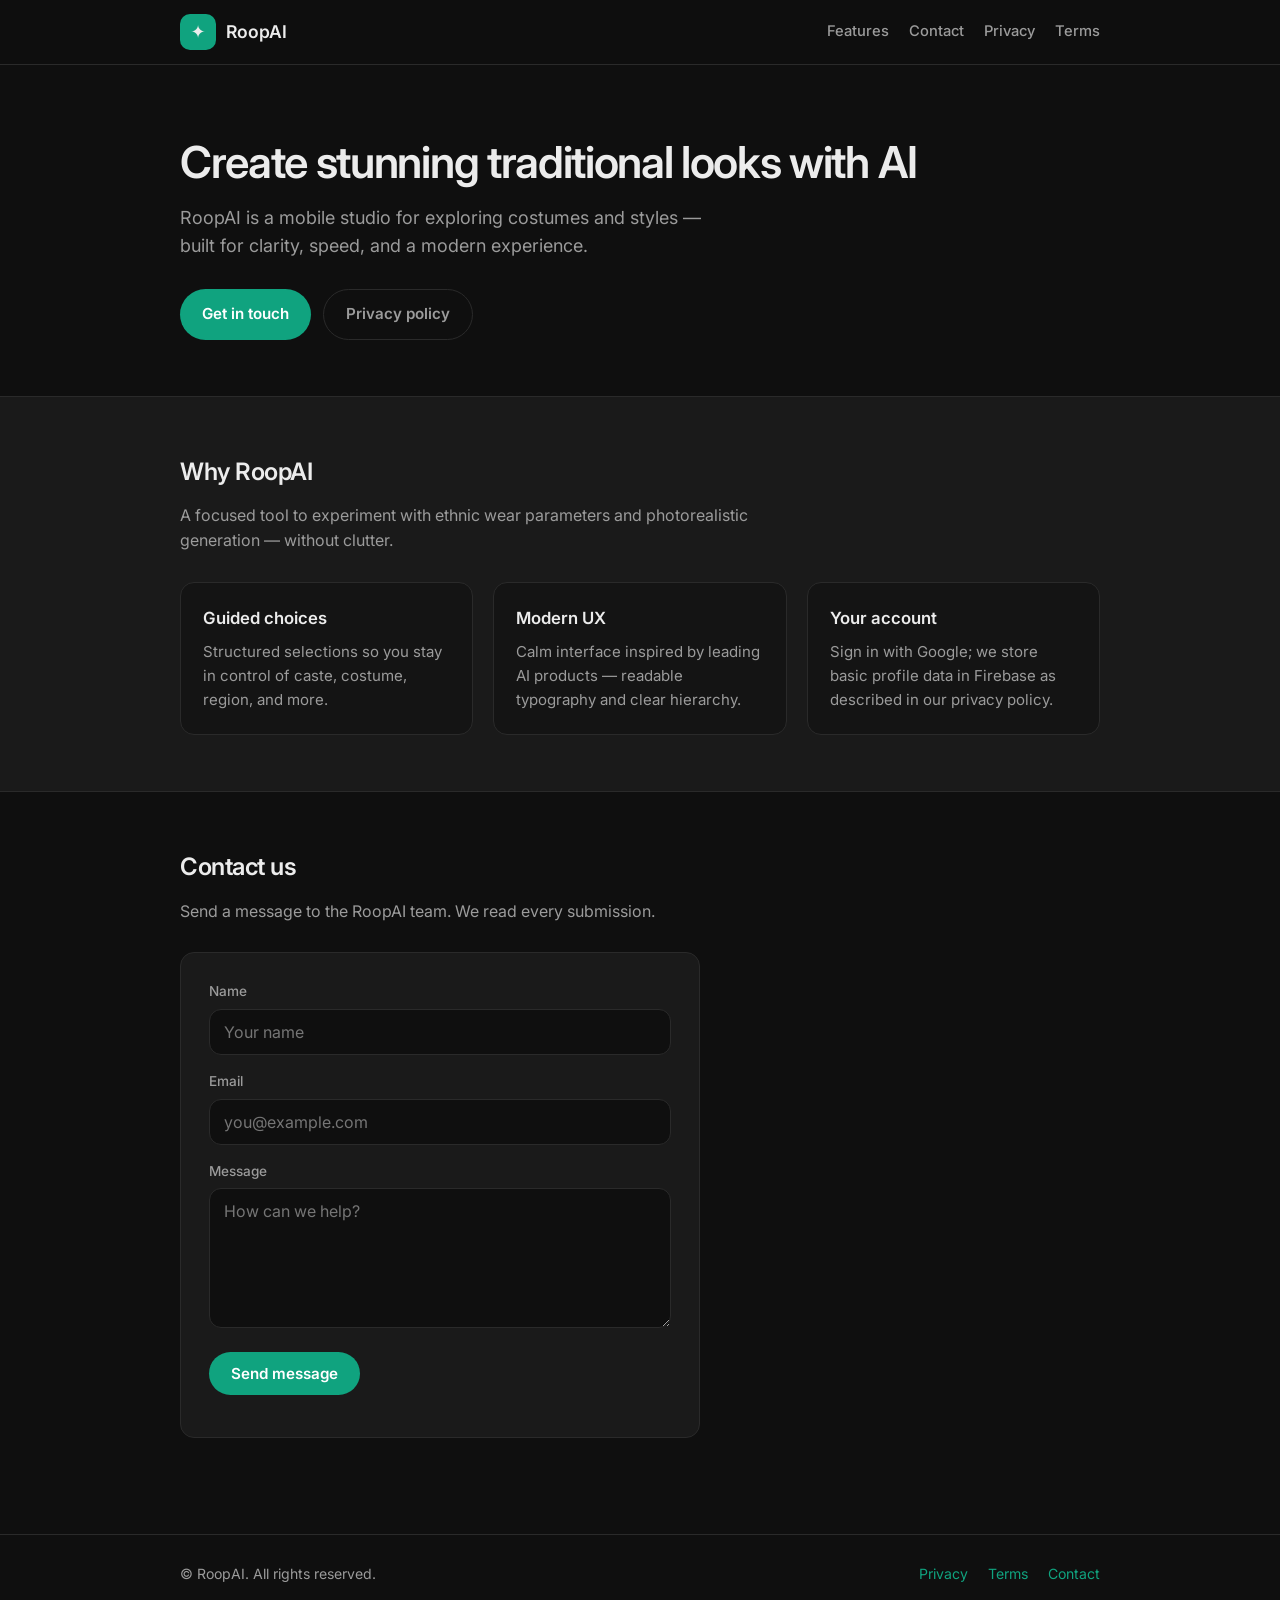
<file: index.html>
<!DOCTYPE html>
<html lang="en">
  <head>
    <meta charset="UTF-8" />
    <meta name="viewport" content="width=device-width, initial-scale=1.0" />
    <title>RoopAI — AI costume studio</title>
    <meta
      name="description"
      content="RoopAI helps you create photorealistic traditional looks with AI."
    />
    <link rel="preconnect" href="https://fonts.googleapis.com" />
    <link rel="preconnect" href="https://fonts.gstatic.com" crossorigin />
    <link
      href="https://fonts.googleapis.com/css2?family=Inter:wght@400;500;600;700&display=swap"
      rel="stylesheet"
    />

    <link rel="stylesheet" href="css/styles.css" />
  </head>
  <body>
    <header class="site-header">
      <div class="container header-inner">
        <a class="logo" href="index.html">
          <span class="logo-mark" aria-hidden="true">✦</span>
          RoopAI
        </a>
        <button
          type="button"
          class="nav-toggle"
          aria-expanded="false"
          aria-controls="site-nav"
        >
          Menu
        </button>
        <nav id="site-nav" class="nav" aria-label="Primary">
          <a href="#features">Features</a>
          <a href="#contact">Contact</a>
          <a href="privacy.html">Privacy</a>
          <a href="terms.html">Terms</a>
        </nav>
      </div>
    </header>

    <main>
      <section class="hero">
        <div class="container">
          <h1>Create stunning traditional looks with AI</h1>
          <p class="lead">
            RoopAI is a mobile studio for exploring costumes and styles — built
            for clarity, speed, and a modern experience.
          </p>
          <div style="display: flex; flex-wrap: wrap; gap: 12px">
            <a class="btn btn-primary" href="#contact">Get in touch</a>
            <a class="btn btn-ghost" href="privacy.html">Privacy policy</a>
          </div>
        </div>
      </section>

      <section class="alt" id="features">
        <div class="container">
          <h2>Why RoopAI</h2>
          <p class="section-desc">
            A focused tool to experiment with ethnic wear parameters and
            photorealistic generation — without clutter.
          </p>
          <div class="grid-3">
            <article class="card">
              <h3>Guided choices</h3>
              <p>
                Structured selections so you stay in control of caste, costume,
                region, and more.
              </p>
            </article>
            <article class="card">
              <h3>Modern UX</h3>
              <p>
                Calm interface inspired by leading AI products — readable
                typography and clear hierarchy.
              </p>
            </article>
            <article class="card">
              <h3>Your account</h3>
              <p>
                Sign in with Google; we store basic profile data in Firebase as
                described in our privacy policy.
              </p>
            </article>
          </div>
        </div>
      </section>

      <section id="contact">
        <div class="container">
          <h2>Contact us</h2>
          <p class="section-desc">
            Send a message to the RoopAI team. We read every submission.
          </p>
          <div class="form-card">
            <form
              id="contact-form"
              action="https://api.web3forms.com/submit"
              method="POST"
            >
              <input
                type="hidden"
                name="access_key"
                value="5ec0d15b-27c9-4bcb-9335-219c6ae4d3fd"
              />
              <input type="hidden" name="subject" value="RoopAI website message" />
              <input type="checkbox" name="botcheck" class="hidden" style="display:none" tabindex="-1" autocomplete="off" />

              <label for="name">Name</label>
              <input id="name" name="name" type="text" required placeholder="Your name" />

              <label for="email">Email</label>
              <input
                id="email"
                name="email"
                type="email"
                required
                placeholder="you@example.com"
              />

              <label for="message">Message</label>
              <textarea
                id="message"
                name="message"
                required
                placeholder="How can we help?"
              ></textarea>

              <button type="submit" class="btn btn-primary">Send message</button>
              <p id="form-status" class="form-status" role="status"></p>
            </form>
          </div>
        </div>
      </section>
    </main>

    <footer class="site-footer">
      <div class="container footer-inner">
        <span>© RoopAI. All rights reserved.</span>
        <div class="footer-links">
          <a href="privacy.html">Privacy</a>
          <a href="terms.html">Terms</a>
          <a href="index.html#contact">Contact</a>
        </div>
      </div>
    </footer>

    <script src="js/main.js"></script>
  </body>
</html>
</file>
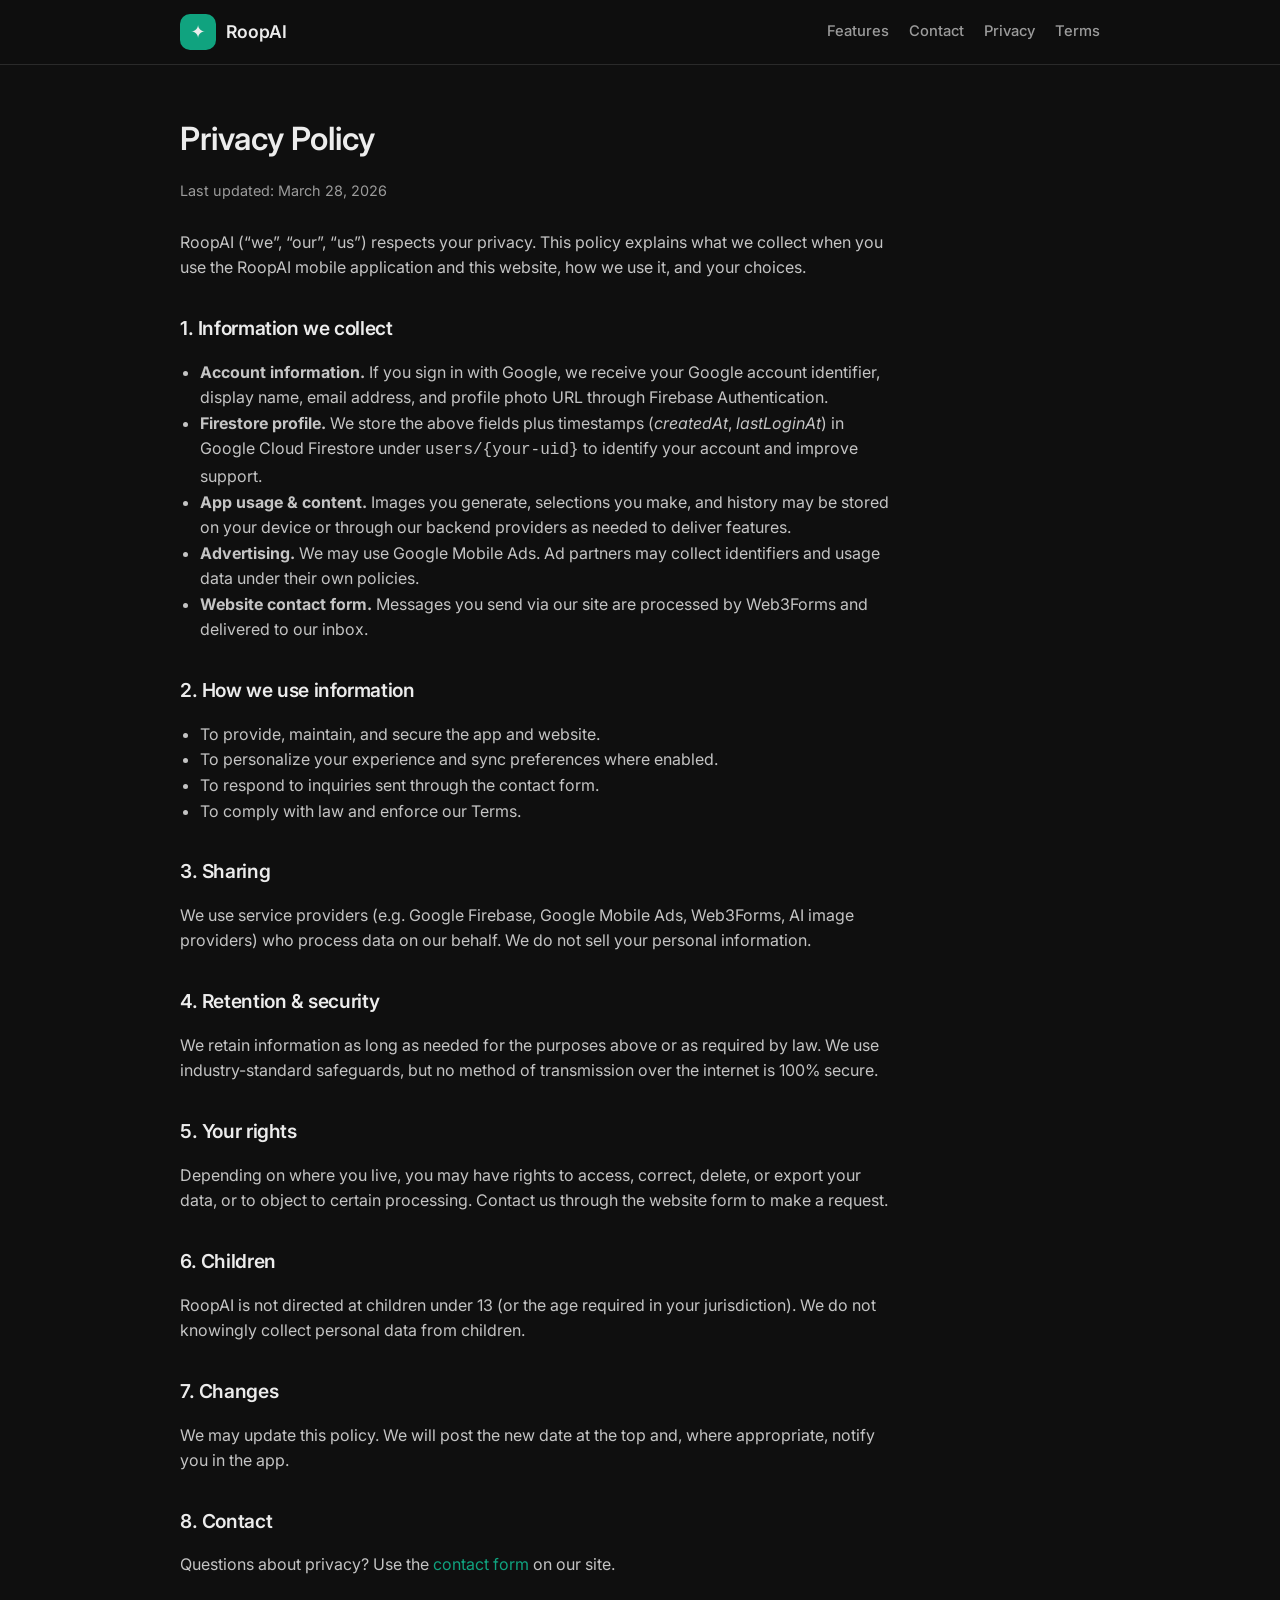
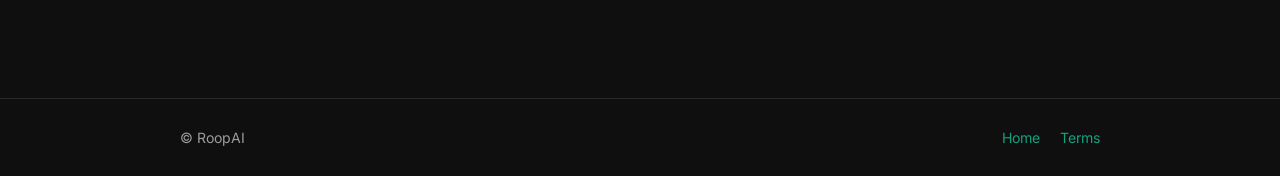
<file: privacy.html>
<!DOCTYPE html>
<html lang="en">
  <head>
    <meta charset="UTF-8" />
    <meta name="viewport" content="width=device-width, initial-scale=1.0" />
    <title>Privacy Policy — RoopAI</title>
    <link rel="preconnect" href="https://fonts.googleapis.com" />
    <link rel="preconnect" href="https://fonts.gstatic.com" crossorigin />
    <link
      href="https://fonts.googleapis.com/css2?family=Inter:wght@400;500;600;700&display=swap"
      rel="stylesheet"
    />
    <link rel="stylesheet" href="css/styles.css" />
  </head>
  <body>
    <header class="site-header">
      <div class="container header-inner">
        <a class="logo" href="index.html">
          <span class="logo-mark" aria-hidden="true">✦</span>
          RoopAI
        </a>
        <button
          type="button"
          class="nav-toggle"
          aria-expanded="false"
          aria-controls="site-nav"
        >
          Menu
        </button>
        <nav id="site-nav" class="nav" aria-label="Primary">
          <a href="index.html#features">Features</a>
          <a href="index.html#contact">Contact</a>
          <a href="privacy.html">Privacy</a>
          <a href="terms.html">Terms</a>
        </nav>
      </div>
    </header>

    <main class="container" style="padding: 48px 0 64px">
      <article class="prose">
        <h1>Privacy Policy</h1>
        <p class="updated">Last updated: March 28, 2026</p>

        <p>
          RoopAI (“we”, “our”, “us”) respects your privacy. This policy explains
          what we collect when you use the RoopAI mobile application and this
          website, how we use it, and your choices.
        </p>

        <h2>1. Information we collect</h2>
        <ul>
          <li>
            <strong>Account information.</strong> If you sign in with Google,
            we receive your Google account identifier, display name, email
            address, and profile photo URL through Firebase Authentication.
          </li>
          <li>
            <strong>Firestore profile.</strong> We store the above fields plus
            timestamps (<em>createdAt</em>, <em>lastLoginAt</em>) in Google
            Cloud Firestore under <code>users/{your-uid}</code> to identify your
            account and improve support.
          </li>
          <li>
            <strong>App usage &amp; content.</strong> Images you generate,
            selections you make, and history may be stored on your device or
            through our backend providers as needed to deliver features.
          </li>
          <li>
            <strong>Advertising.</strong> We may use Google Mobile Ads. Ad
            partners may collect identifiers and usage data under their own
            policies.
          </li>
          <li>
            <strong>Website contact form.</strong> Messages you send via our
            site are processed by Web3Forms and delivered to our inbox.
          </li>
        </ul>

        <h2>2. How we use information</h2>
        <ul>
          <li>To provide, maintain, and secure the app and website.</li>
          <li>To personalize your experience and sync preferences where enabled.</li>
          <li>To respond to inquiries sent through the contact form.</li>
          <li>To comply with law and enforce our Terms.</li>
        </ul>

        <h2>3. Sharing</h2>
        <p>
          We use service providers (e.g. Google Firebase, Google Mobile Ads,
          Web3Forms, AI image providers) who process data on our behalf. We do not
          sell your personal information.
        </p>

        <h2>4. Retention &amp; security</h2>
        <p>
          We retain information as long as needed for the purposes above or as
          required by law. We use industry-standard safeguards, but no method of
          transmission over the internet is 100% secure.
        </p>

        <h2>5. Your rights</h2>
        <p>
          Depending on where you live, you may have rights to access, correct,
          delete, or export your data, or to object to certain processing. Contact
          us through the website form to make a request.
        </p>

        <h2>6. Children</h2>
        <p>
          RoopAI is not directed at children under 13 (or the age required in your
          jurisdiction). We do not knowingly collect personal data from children.
        </p>

        <h2>7. Changes</h2>
        <p>
          We may update this policy. We will post the new date at the top and,
          where appropriate, notify you in the app.
        </p>

        <h2>8. Contact</h2>
        <p>
          Questions about privacy? Use the
          <a href="index.html#contact">contact form</a> on our site.
        </p>
      </article>
    </main>

    <footer class="site-footer">
      <div class="container footer-inner">
        <span>© RoopAI</span>
        <div class="footer-links">
          <a href="index.html">Home</a>
          <a href="terms.html">Terms</a>
        </div>
      </div>
    </footer>

    <script src="js/main.js"></script>
  </body>
</html>
</file>
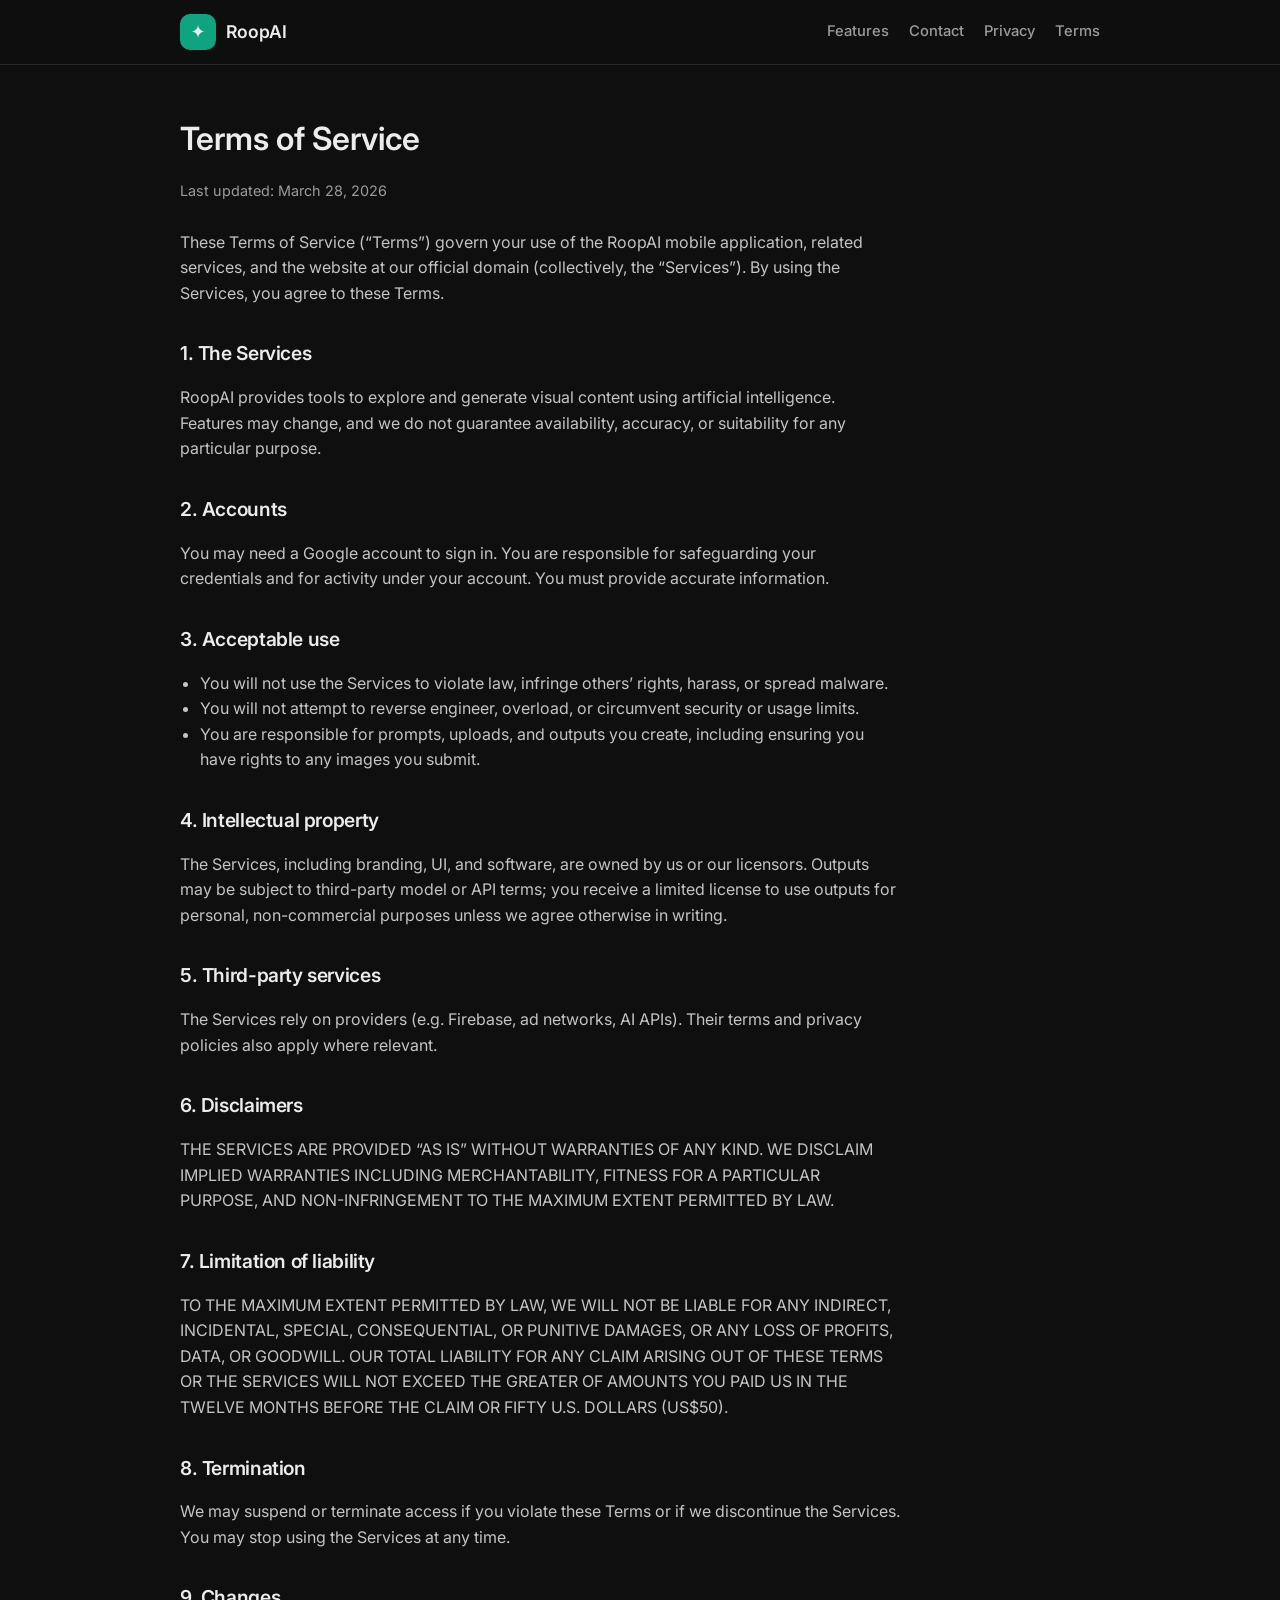
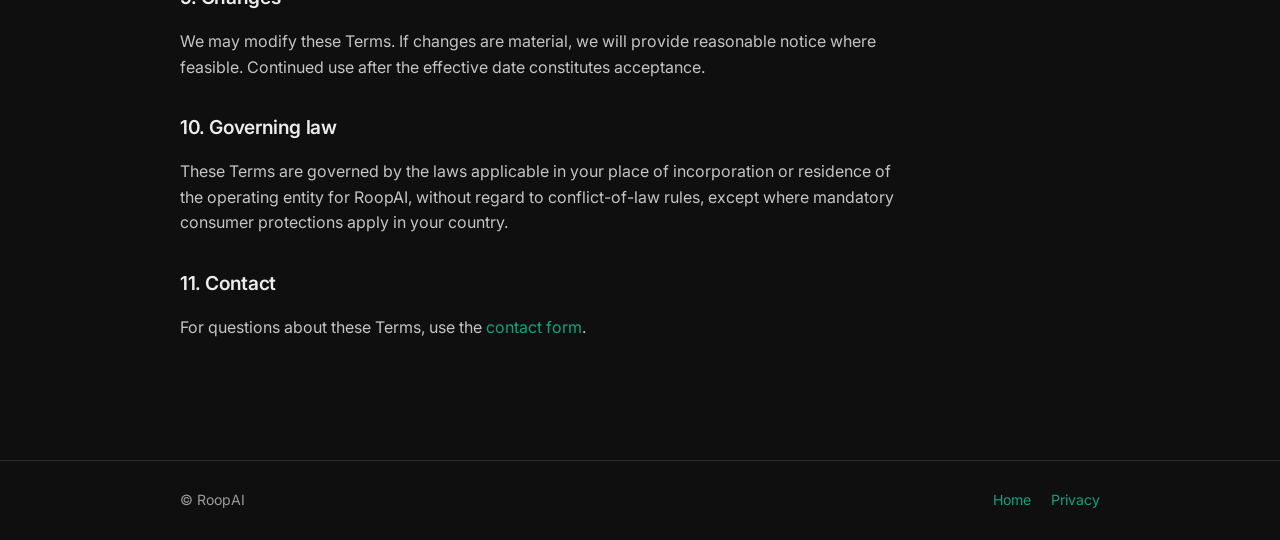
<file: terms.html>
<!DOCTYPE html>
<html lang="en">
  <head>
    <meta charset="UTF-8" />
    <meta name="viewport" content="width=device-width, initial-scale=1.0" />
    <title>Terms of Service — RoopAI</title>
    <link rel="preconnect" href="https://fonts.googleapis.com" />
    <link rel="preconnect" href="https://fonts.gstatic.com" crossorigin />
    <link
      href="https://fonts.googleapis.com/css2?family=Inter:wght@400;500;600;700&display=swap"
      rel="stylesheet"
    />
    <link rel="stylesheet" href="css/styles.css" />
  </head>
  <body>
    <header class="site-header">
      <div class="container header-inner">
        <a class="logo" href="index.html">
          <span class="logo-mark" aria-hidden="true">✦</span>
          RoopAI
        </a>
        <button
          type="button"
          class="nav-toggle"
          aria-expanded="false"
          aria-controls="site-nav"
        >
          Menu
        </button>
        <nav id="site-nav" class="nav" aria-label="Primary">
          <a href="index.html#features">Features</a>
          <a href="index.html#contact">Contact</a>
          <a href="privacy.html">Privacy</a>
          <a href="terms.html">Terms</a>
        </nav>
      </div>
    </header>

    <main class="container" style="padding: 48px 0 64px">
      <article class="prose">
        <h1>Terms of Service</h1>
        <p class="updated">Last updated: March 28, 2026</p>

        <p>
          These Terms of Service (“Terms”) govern your use of the RoopAI mobile
          application, related services, and the website at our official
          domain (collectively, the “Services”). By using the Services, you
          agree to these Terms.
        </p>

        <h2>1. The Services</h2>
        <p>
          RoopAI provides tools to explore and generate visual content using
          artificial intelligence. Features may change, and we do not guarantee
          availability, accuracy, or suitability for any particular purpose.
        </p>

        <h2>2. Accounts</h2>
        <p>
          You may need a Google account to sign in. You are responsible for
          safeguarding your credentials and for activity under your account. You
          must provide accurate information.
        </p>

        <h2>3. Acceptable use</h2>
        <ul>
          <li>
            You will not use the Services to violate law, infringe others’
            rights, harass, or spread malware.
          </li>
          <li>
            You will not attempt to reverse engineer, overload, or circumvent
            security or usage limits.
          </li>
          <li>
            You are responsible for prompts, uploads, and outputs you create,
            including ensuring you have rights to any images you submit.
          </li>
        </ul>

        <h2>4. Intellectual property</h2>
        <p>
          The Services, including branding, UI, and software, are owned by us
          or our licensors. Outputs may be subject to third-party model or API
          terms; you receive a limited license to use outputs for personal,
          non-commercial purposes unless we agree otherwise in writing.
        </p>

        <h2>5. Third-party services</h2>
        <p>
          The Services rely on providers (e.g. Firebase, ad networks, AI APIs).
          Their terms and privacy policies also apply where relevant.
        </p>

        <h2>6. Disclaimers</h2>
        <p>
          THE SERVICES ARE PROVIDED “AS IS” WITHOUT WARRANTIES OF ANY KIND. WE
          DISCLAIM IMPLIED WARRANTIES INCLUDING MERCHANTABILITY, FITNESS FOR A
          PARTICULAR PURPOSE, AND NON-INFRINGEMENT TO THE MAXIMUM EXTENT
          PERMITTED BY LAW.
        </p>

        <h2>7. Limitation of liability</h2>
        <p>
          TO THE MAXIMUM EXTENT PERMITTED BY LAW, WE WILL NOT BE LIABLE FOR ANY
          INDIRECT, INCIDENTAL, SPECIAL, CONSEQUENTIAL, OR PUNITIVE DAMAGES, OR
          ANY LOSS OF PROFITS, DATA, OR GOODWILL. OUR TOTAL LIABILITY FOR ANY
          CLAIM ARISING OUT OF THESE TERMS OR THE SERVICES WILL NOT EXCEED THE
          GREATER OF AMOUNTS YOU PAID US IN THE TWELVE MONTHS BEFORE THE CLAIM
          OR FIFTY U.S. DOLLARS (US$50).
        </p>

        <h2>8. Termination</h2>
        <p>
          We may suspend or terminate access if you violate these Terms or if
          we discontinue the Services. You may stop using the Services at any
          time.
        </p>

        <h2>9. Changes</h2>
        <p>
          We may modify these Terms. If changes are material, we will provide
          reasonable notice where feasible. Continued use after the effective
          date constitutes acceptance.
        </p>

        <h2>10. Governing law</h2>
        <p>
          These Terms are governed by the laws applicable in your place of
          incorporation or residence of the operating entity for RoopAI,
          without regard to conflict-of-law rules, except where mandatory
          consumer protections apply in your country.
        </p>

        <h2>11. Contact</h2>
        <p>
          For questions about these Terms, use the
          <a href="index.html#contact">contact form</a>.
        </p>
      </article>
    </main>

    <footer class="site-footer">
      <div class="container footer-inner">
        <span>© RoopAI</span>
        <div class="footer-links">
          <a href="index.html">Home</a>
          <a href="privacy.html">Privacy</a>
        </div>
      </div>
    </footer>

    <script src="js/main.js"></script>
  </body>
</html>
</file>
<file: css/styles.css>
:root {
    --bg: #0f0f0f;
    --surface: #1a1a1a;
    --border: #2a2a2a;
    --text: #ececec;
    --muted: #9b9b9b;
    --accent: #10a37f;
    --accent-hover: #0d8f6e;
    --radius: 14px;
    --font: "Inter", system-ui, -apple-system, sans-serif;
    --max: 920px;
  }
  
  *,
  *::before,
  *::after {
    box-sizing: border-box;
  }
  
  html {
    scroll-behavior: smooth;
  }
  
  body {
    margin: 0;
    font-family: var(--font);
    background: var(--bg);
    color: var(--text);
    line-height: 1.6;
    font-size: 16px;
    -webkit-font-smoothing: antialiased;
  }
  
  a {
    color: var(--accent);
    text-decoration: none;
  }
  
  a:hover {
    text-decoration: underline;
  }
  
  img {
    max-width: 100%;
    height: auto;
  }
  
  .container {
    width: min(100% - 40px, var(--max));
    margin-inline: auto;
  }
  
  /* Header */
  
  .site-header {
    position: sticky;
    top: 0;
    z-index: 40;
    background: rgba(15, 15, 15, 0.9);
    backdrop-filter: blur(12px);
    border-bottom: 1px solid var(--border);
  }
  
  .header-inner {
    display: flex;
    align-items: center;
    justify-content: space-between;
    padding: 14px 0;
    gap: 20px;
  }
  
  .logo {
    display: flex;
    align-items: center;
    gap: 10px;
    font-weight: 600;
    font-size: 1.1rem;
    color: var(--text);
    text-decoration: none;
  }
  
  .logo:hover {
    text-decoration: none;
    opacity: 0.9;
  }
  
  .logo-mark {
    width: 36px;
    height: 36px;
    border-radius: 10px;
    background: var(--accent);
    display: grid;
    place-items: center;
    font-size: 18px;
  }
  
  .nav {
    display: flex;
    flex-wrap: wrap;
    align-items: center;
    gap: 8px 20px;
  }
  
  .nav a {
    color: var(--muted);
    font-size: 0.92rem;
    font-weight: 500;
  }
  
  .nav a:hover {
    color: var(--text);
    text-decoration: none;
  }
  
  .nav-toggle {
    display: none;
    background: var(--surface);
    border: 1px solid var(--border);
    color: var(--text);
    border-radius: 10px;
    padding: 10px 14px;
    cursor: pointer;
    font-family: inherit;
  }
  
  @media (max-width: 720px) {
    .nav-toggle {
      display: block;
    }
  
    .nav {
      display: none;
      width: 100%;
      flex-direction: column;
      align-items: flex-start;
      padding: 12px 0 4px;
      border-top: 1px solid var(--border);
      margin-top: 8px;
    }
  
    .nav.is-open {
      display: flex;
    }
  }
  
  /* Hero */
  
  .hero {
    padding: 72px 0 56px;
  }
  
  .hero h1 {
    font-size: clamp(2rem, 5vw, 2.75rem);
    font-weight: 600;
    letter-spacing: -0.03em;
    line-height: 1.15;
    margin: 0 0 16px;
  }
  
  .hero p.lead {
    font-size: 1.125rem;
    color: var(--muted);
    max-width: 560px;
    margin: 0 0 28px;
  }
  
  .btn {
    display: inline-flex;
    align-items: center;
    gap: 8px;
    padding: 12px 22px;
    border-radius: 999px;
    font-weight: 600;
    font-size: 0.95rem;
    border: none;
    cursor: pointer;
    font-family: inherit;
    transition: background 0.15s, transform 0.1s;
  }
  
  .btn-primary {
    background: var(--accent);
    color: #fff;
  }
  
  .btn-primary:hover {
    background: var(--accent-hover);
    text-decoration: none;
  }
  
  .btn-ghost {
    background: transparent;
    color: var(--muted);
    border: 1px solid var(--border);
  }
  
  .btn-ghost:hover {
    color: var(--text);
    border-color: var(--muted);
  }
  
  /* Sections */
  
  section {
    padding: 56px 0;
  }
  
  section.alt {
    background: var(--surface);
    border-block: 1px solid var(--border);
  }
  
  h2 {
    font-size: 1.5rem;
    font-weight: 600;
    margin: 0 0 12px;
    letter-spacing: -0.02em;
  }
  
  .section-desc {
    color: var(--muted);
    margin: 0 0 28px;
    max-width: 640px;
  }
  
  .grid-3 {
    display: grid;
    grid-template-columns: repeat(auto-fit, minmax(240px, 1fr));
    gap: 20px;
  }
  
  .card {
    background: var(--bg);
    border: 1px solid var(--border);
    border-radius: var(--radius);
    padding: 22px;
  }
  
  section.alt .card {
    background: #141414;
  }
  
  .card h3 {
    margin: 0 0 8px;
    font-size: 1.05rem;
    font-weight: 600;
  }
  
  .card p {
    margin: 0;
    color: var(--muted);
    font-size: 0.94rem;
  }
  
  /* Form */
  
  .form-card {
    max-width: 520px;
    background: var(--surface);
    border: 1px solid var(--border);
    border-radius: var(--radius);
    padding: 28px;
  }
  
  label {
    display: block;
    font-size: 0.85rem;
    font-weight: 500;
    color: var(--muted);
    margin-bottom: 6px;
  }
  
  input,
  textarea {
    width: 100%;
    padding: 12px 14px;
    border-radius: 12px;
    border: 1px solid var(--border);
    background: var(--bg);
    color: var(--text);
    font-family: inherit;
    font-size: 1rem;
    margin-bottom: 16px;
  }
  
  input:focus,
  textarea:focus {
    outline: none;
    border-color: var(--accent);
    box-shadow: 0 0 0 3px rgba(16, 163, 127, 0.2);
  }
  
  textarea {
    min-height: 140px;
    resize: vertical;
  }
  
  .form-status {
    margin-top: 12px;
    font-size: 0.9rem;
  }
  
  .form-status.success {
    color: var(--accent);
  }
  
  .form-status.error {
    color: #f87171;
  }
  
  /* Legal pages */
  
  .prose {
    max-width: 720px;
  }
  
  .prose h1 {
    font-size: 2rem;
    font-weight: 600;
    margin: 0 0 8px;
  }
  
  .prose .updated {
    color: var(--muted);
    font-size: 0.9rem;
    margin-bottom: 28px;
  }
  
  .prose h2 {
    font-size: 1.2rem;
    margin-top: 32px;
  }
  
  .prose p,
  .prose li {
    color: #c4c4c4;
  }
  
  .prose ul {
    padding-left: 1.25rem;
  }
  
  /* Footer */
  
  .site-footer {
    border-top: 1px solid var(--border);
    padding: 28px 0;
    margin-top: 40px;
  }
  
  .footer-inner {
    display: flex;
    flex-wrap: wrap;
    gap: 16px;
    justify-content: space-between;
    align-items: center;
    color: var(--muted);
    font-size: 0.88rem;
  }
  
  .footer-links {
    display: flex;
    gap: 20px;
  }
</file>
